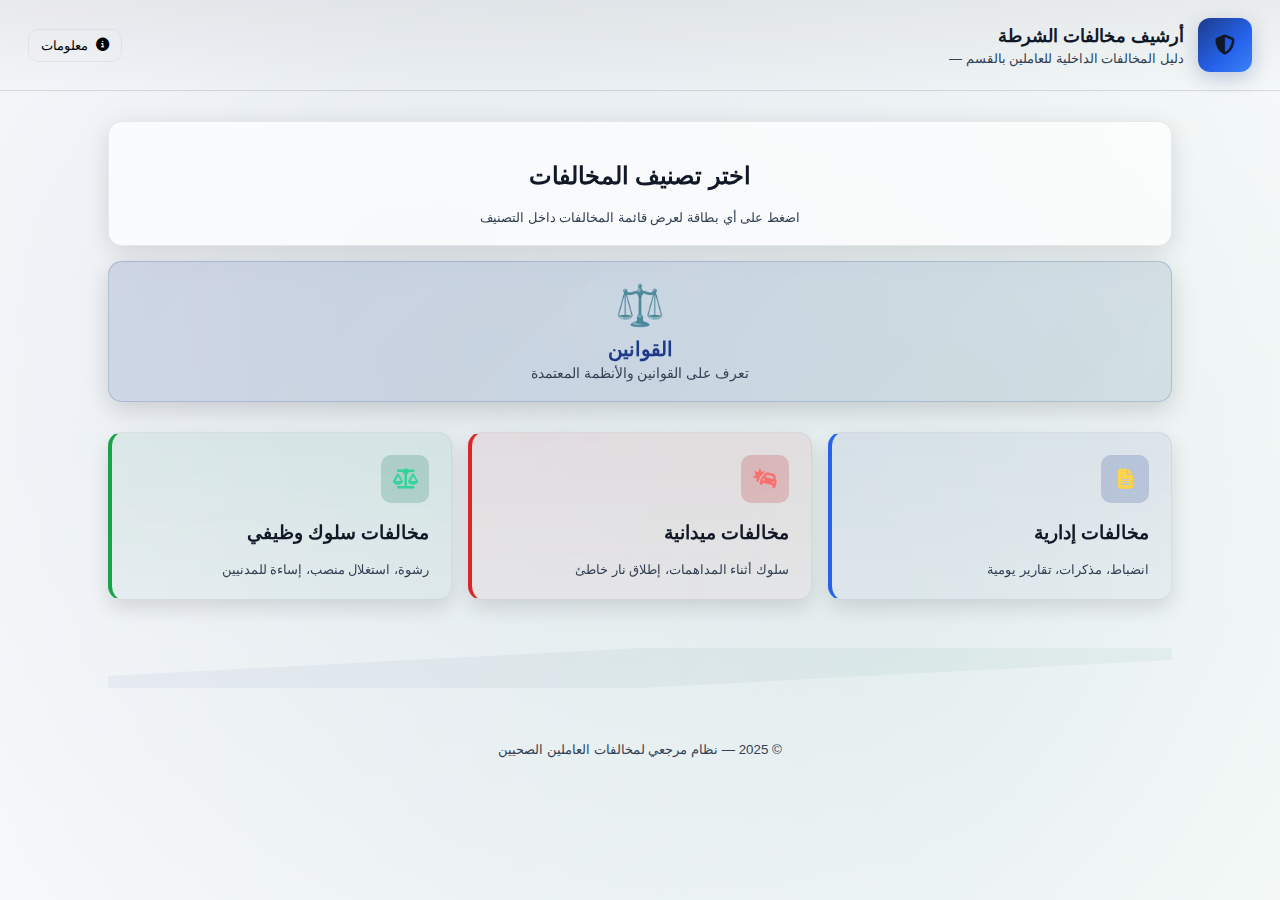
<file: index.html>
<!DOCTYPE html>
<html lang="ar" dir="rtl">
<head>
  <meta charset="utf-8" />
  <meta name="viewport" content="width=device-width,initial-scale=1" />
  <title>مخالفات الشرطة — الصفحة الرئيسية</title>
  <link rel="stylesheet" href="https://cdnjs.cloudflare.com/ajax/libs/font-awesome/6.5.0/css/all.min.css"/>
  <link rel="stylesheet" href="assets/css/style.css" />
</head>
<body class="bg">
  <header class="header">
    <div class="brand">
      <div class="badge"><i class="fas fa-shield-alt"></i></div>
      <div>
        <h1>أرشيف مخالفات الشرطة</h1>
        <p class="muted">دليل المخالفات الداخلية للعاملين بالقسم —  </p>
      </div>
    </div>
    <nav>
      <button class="btn ghost" id="open-about"><i class="fas fa-info-circle"></i> معلومات</button>
    </nav>
  </header>

  <main class="container">
    <section class="intro glass">
      <h2>اختر تصنيف المخالفات </h2>
      <p class="muted">اضغط على أي بطاقة لعرض قائمة المخالفات داخل التصنيف</p>
    </section>
<!-- بانر القوانين -->
<div class="laws-banner">
  <a href="category.html?cat=rules">
    <div class="content">
      <div class="icon">⚖️</div>
      <h2>القوانين</h2>
      <p>تعرف على القوانين والأنظمة المعتمدة</p>
    </div>
  </a>
</div>

<section class="cards">
      <!-- Three categories -->
      <a class="card card-blue" href="category.html?cat=administrative">
        <div class="card-icon"><i class="fas fa-file-alt"></i></div>
        <h3>مخالفات إدارية</h3>
        <p class="muted">انضباط، مذكرات، تقارير يومية</p>
      </a>

      <a class="card card-red" href="category.html?cat=field">
        <div class="card-icon"><i class="fas fa-car-crash"></i></div>
        <h3>مخالفات ميدانية</h3>
        <p class="muted">سلوك أثناء المداهمات، إطلاق نار خاطئ</p>
      </a>

      <a class="card card-green" href="category.html?cat=behavior">
        <div class="card-icon"><i class="fas fa-balance-scale"></i></div>
        <h3>مخالفات سلوك وظيفي</h3>
        <p class="muted">رشوة، استغلال منصب، إساءة للمدنيين</p>
      </a>
    </section>


    </section>

    <section class="animated-wave">
      <div class="wave"></div>
    </section>
  </main>

  <footer class="footer">
    <small>© 2025 — نظام مرجعي لمخالفات العاملين الصحيين</small>
  </footer>

  <div id="about-modal" class="modal hidden">
    <div class="modal-card">
      <button class="close" id="close-about">&times;</button>
      <h3>معلومات</h3>
      <p>هذا المشروع يعرض مخالفات العاملين الصحيين مع العقوبات الخاصة بكل مخالفة. يمكنك الانتقال لأي تصنيف ثم عرض تفاصيل كل مخالفة.</p>
    </div>
  </div>

  <script src="assets/js/app.js"></script>
</body>
</html>
</file>
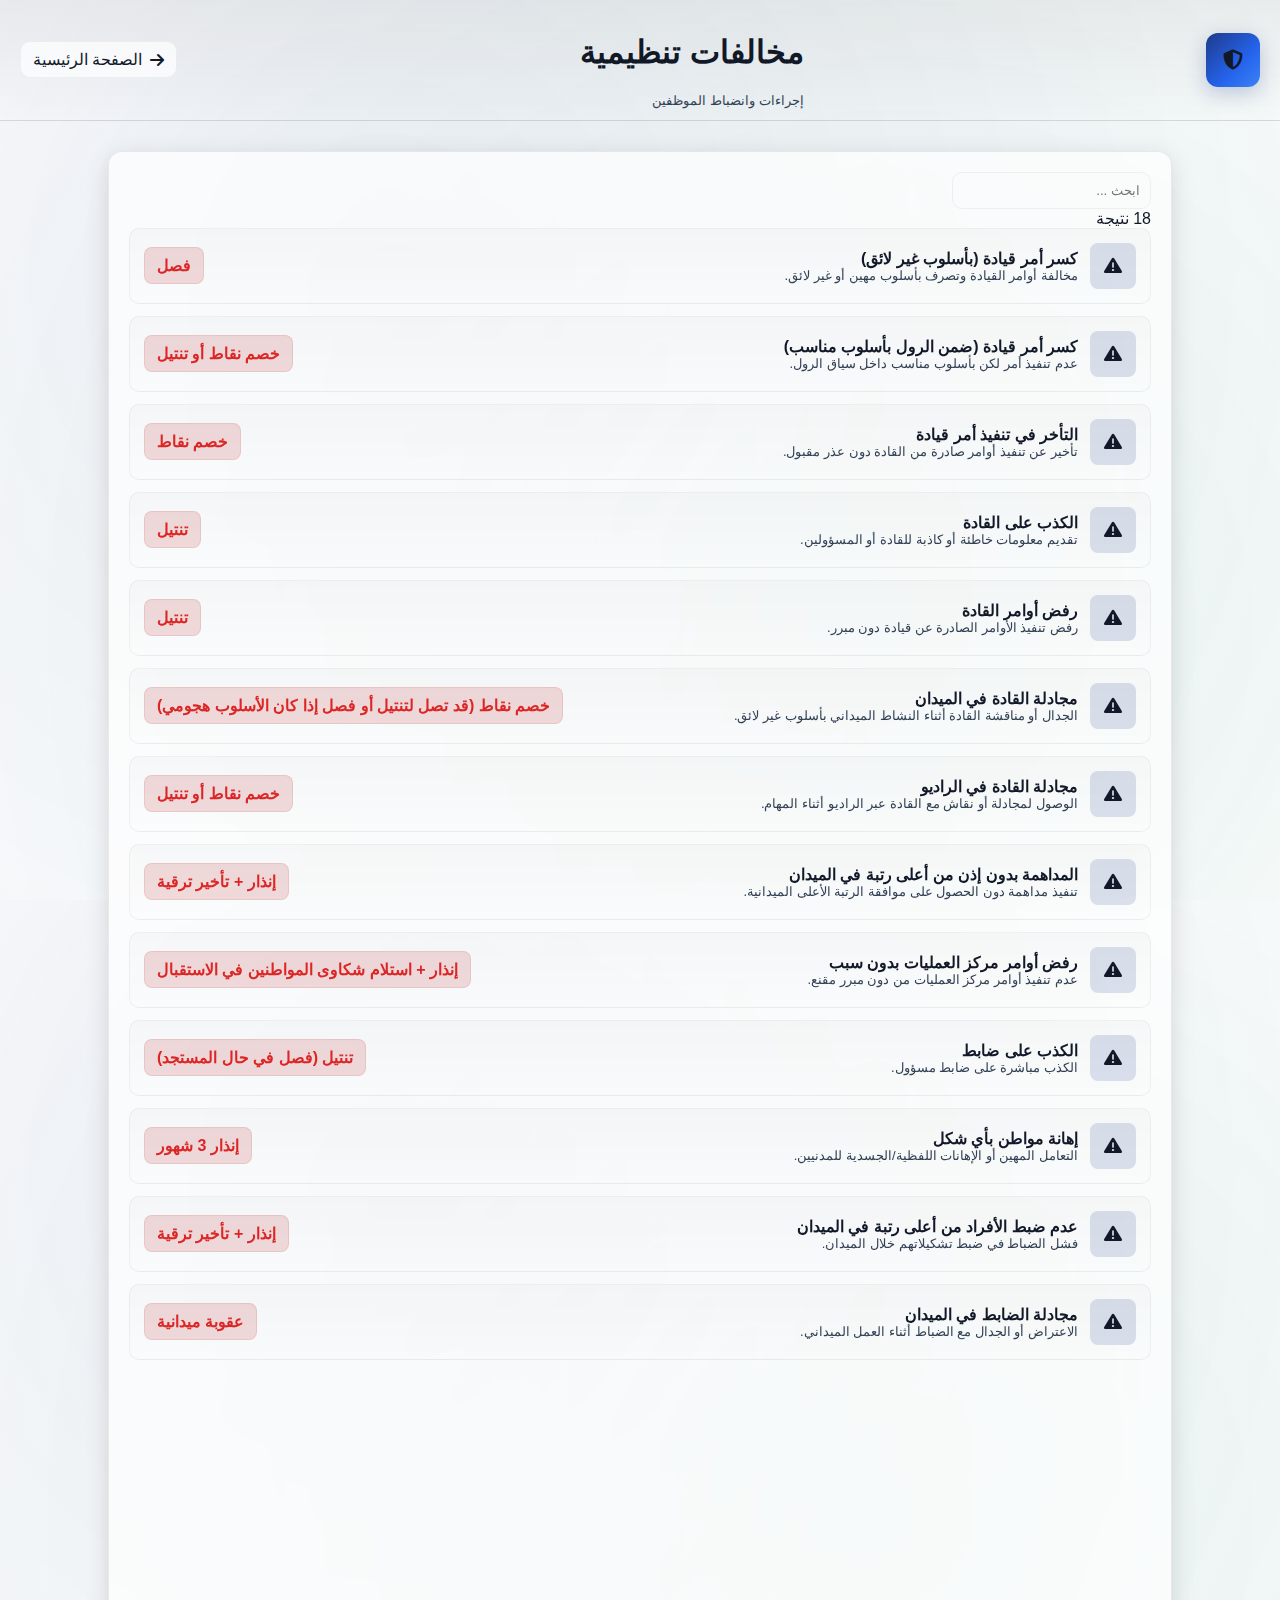
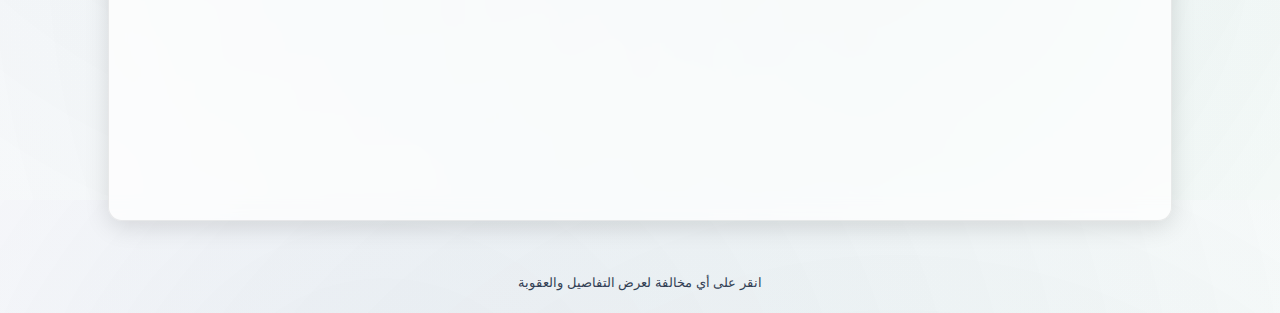
<file: category.html>
<!DOCTYPE html>
<html lang="ar" dir="rtl">
<head>
  <meta charset="utf-8" />
  <meta name="viewport" content="width=device-width,initial-scale=1" />
  <title>المخالفات  — قائمة</title>
  <link rel="stylesheet" href="https://cdnjs.cloudflare.com/ajax/libs/font-awesome/6.5.0/css/all.min.css"/>
  <link rel="stylesheet" href="assets/css/style.css" />
</head>
<body class="bg">
  <header class="header small">
<div class="badge"><i class="fas fa-shield-alt"></i></div>
      <div>
        <h1 id="page-title">المخالفات</h1>
        <p class="muted" id="page-sub">قائمة المخالفات</p>
      </div>

    </div>
    <nav>
      <a class="btn" href="police.html"><i class="fas fa-arrow-right"></i> الصفحة الرئيسية</a>
    </nav>
  </header>

  <main class="container">
    <section class="glass list-panel" id="list-panel">
      <div class="list-actions">
        <input id="search" placeholder="ابحث ..." />
        <div class="chip" id="count">0 نتيجة</div>
      </div>

      <ul id="violations-list" class="violations-list">
        <!-- سيتم ملؤها بواسطة JS -->
      </ul>
    </section>
  </main>

  <footer class="footer">
    <small>انقر على أي مخالفة لعرض التفاصيل والعقوبة</small>
  </footer>

  <script src="assets/js/app.js"></script>
</body>
</html>
</file>
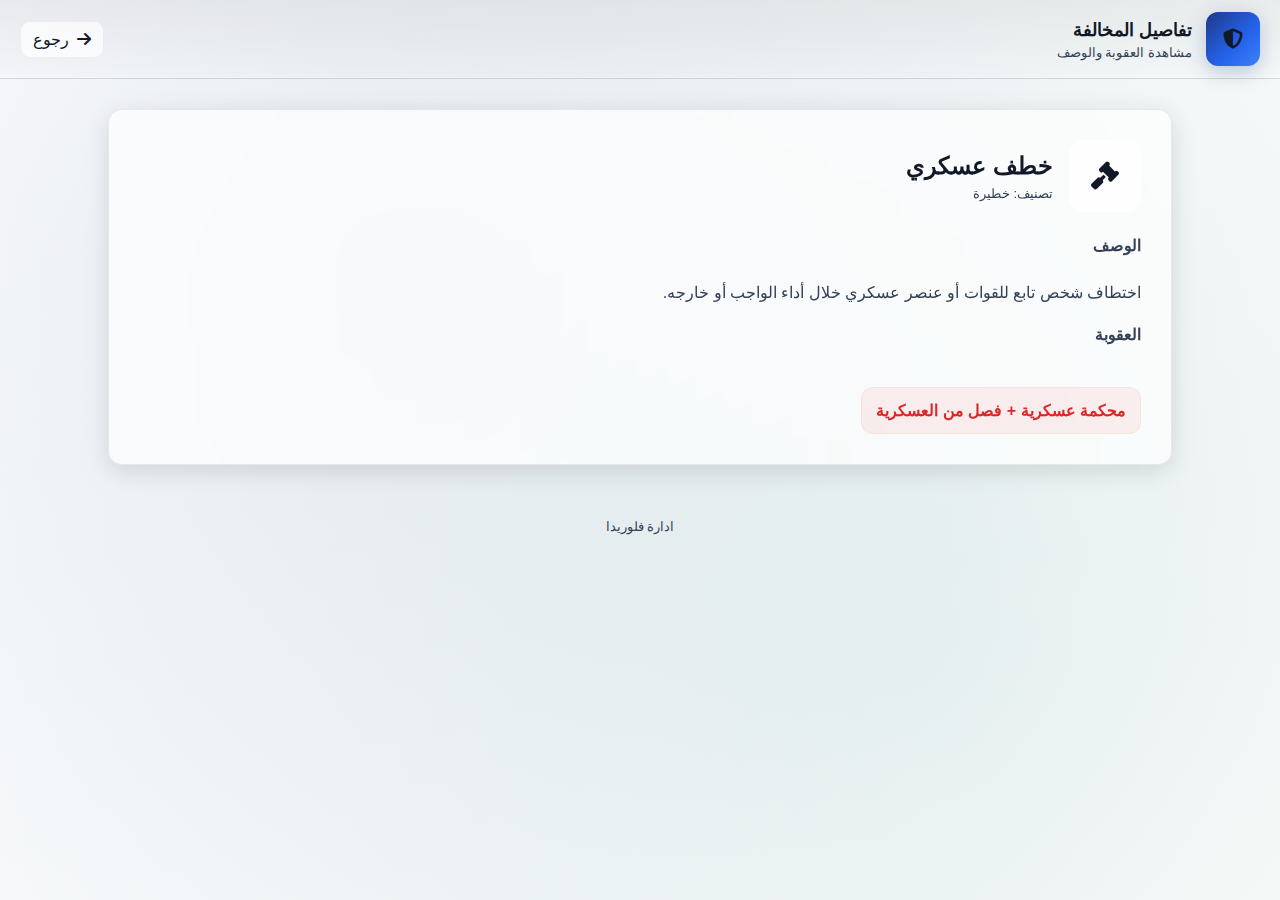
<file: detail.html>
<!DOCTYPE html>
<html lang="ar" dir="rtl">
<head>
  <meta charset="utf-8" />
  <meta name="viewport" content="width=device-width,initial-scale=1" />
  <title>تفاصيل المخالفة</title>
  <link rel="stylesheet" href="https://cdnjs.cloudflare.com/ajax/libs/font-awesome/6.5.0/css/all.min.css"/>
  <link rel="stylesheet" href="assets/css/style.css" />
</head>
<body class="bg">
  <header class="header small">
    <div class="brand">
      <div class="badge"><i class="fas fa-shield-alt"></i></div>
      <div>
        <h1 id="title">تفاصيل المخالفة</h1>
        <p class="muted" id="sub">مشاهدة العقوبة والوصف</p>
      </div>
    </div>
    <nav>
      <a class="btn" href="javascript:history.back()"><i class="fas fa-arrow-right"></i> رجوع</a>
    </nav>
  </header>

  <main class="container">
    <section class="glass detail-panel" id="detail-panel">
      <!-- المحتوى يُعبأ بواسطة JS -->
    </section>
  </main>

  <footer class="footer">
    <small>ادارة فلوريدا</small>
  </footer>

  <script src="assets/js/app.js"></script>
</body>
</html>
</file>
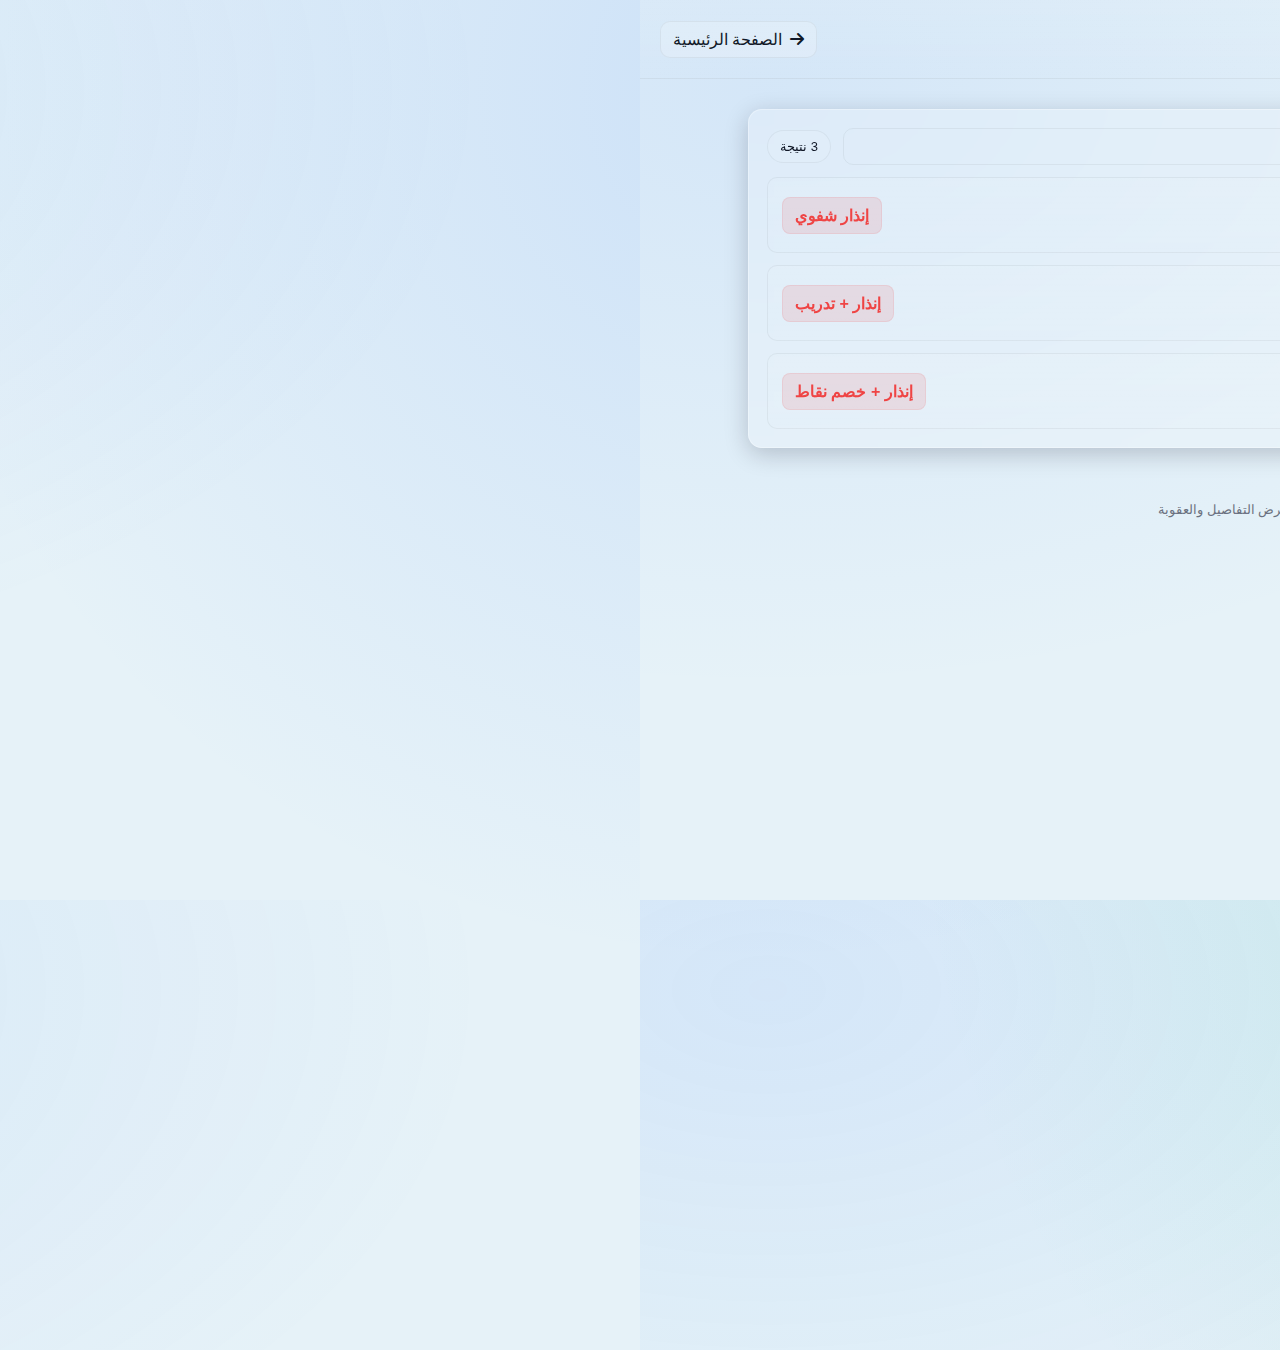
<file: hcategory.html>
<!DOCTYPE html>
<html lang="ar" dir="rtl">
<head>
  <meta charset="utf-8" />
  <meta name="viewport" content="width=device-width,initial-scale=1" />
  <title>المخالفات الصحية — قائمة</title>
  <link rel="stylesheet" href="https://cdnjs.cloudflare.com/ajax/libs/font-awesome/6.5.0/css/all.min.css"/>
  <link rel="stylesheet" href="assets/css/health.css" />
</head>
<body class="bg">
  <header class="header small">
    <div class="brand">
      <div class="badge"><i class="fas fa-hospital-symbol"></i></div>
      <div>
        <h1 id="page-title">المخالفات الصحية</h1>
        <p class="muted" id="page-sub">قائمة المخالفات الخاصة بالعاملين الصحيين</p>
      </div>
    </div>
    <nav>
      <a class="btn" href="health.html"><i class="fas fa-arrow-right"></i> الصفحة الرئيسية</a>
    </nav>
  </header>

  <main class="container">
    <section class="glass list-panel" id="list-panel">
      <div class="list-actions">
        <input id="search" placeholder="ابحث ..." />
        <div class="chip" id="count">0 نتيجة</div>
      </div>

      <ul id="violations-list" class="violations-list">
        <!-- سيتم ملؤها بواسطة JS -->
      </ul>
    </section>
  </main>

  <footer class="footer">
    <small>انقر على أي مخالفة لعرض التفاصيل والعقوبة</small>
  </footer>

  <script src="assets/js/health.js"></script>
</body>
</html>
</file>
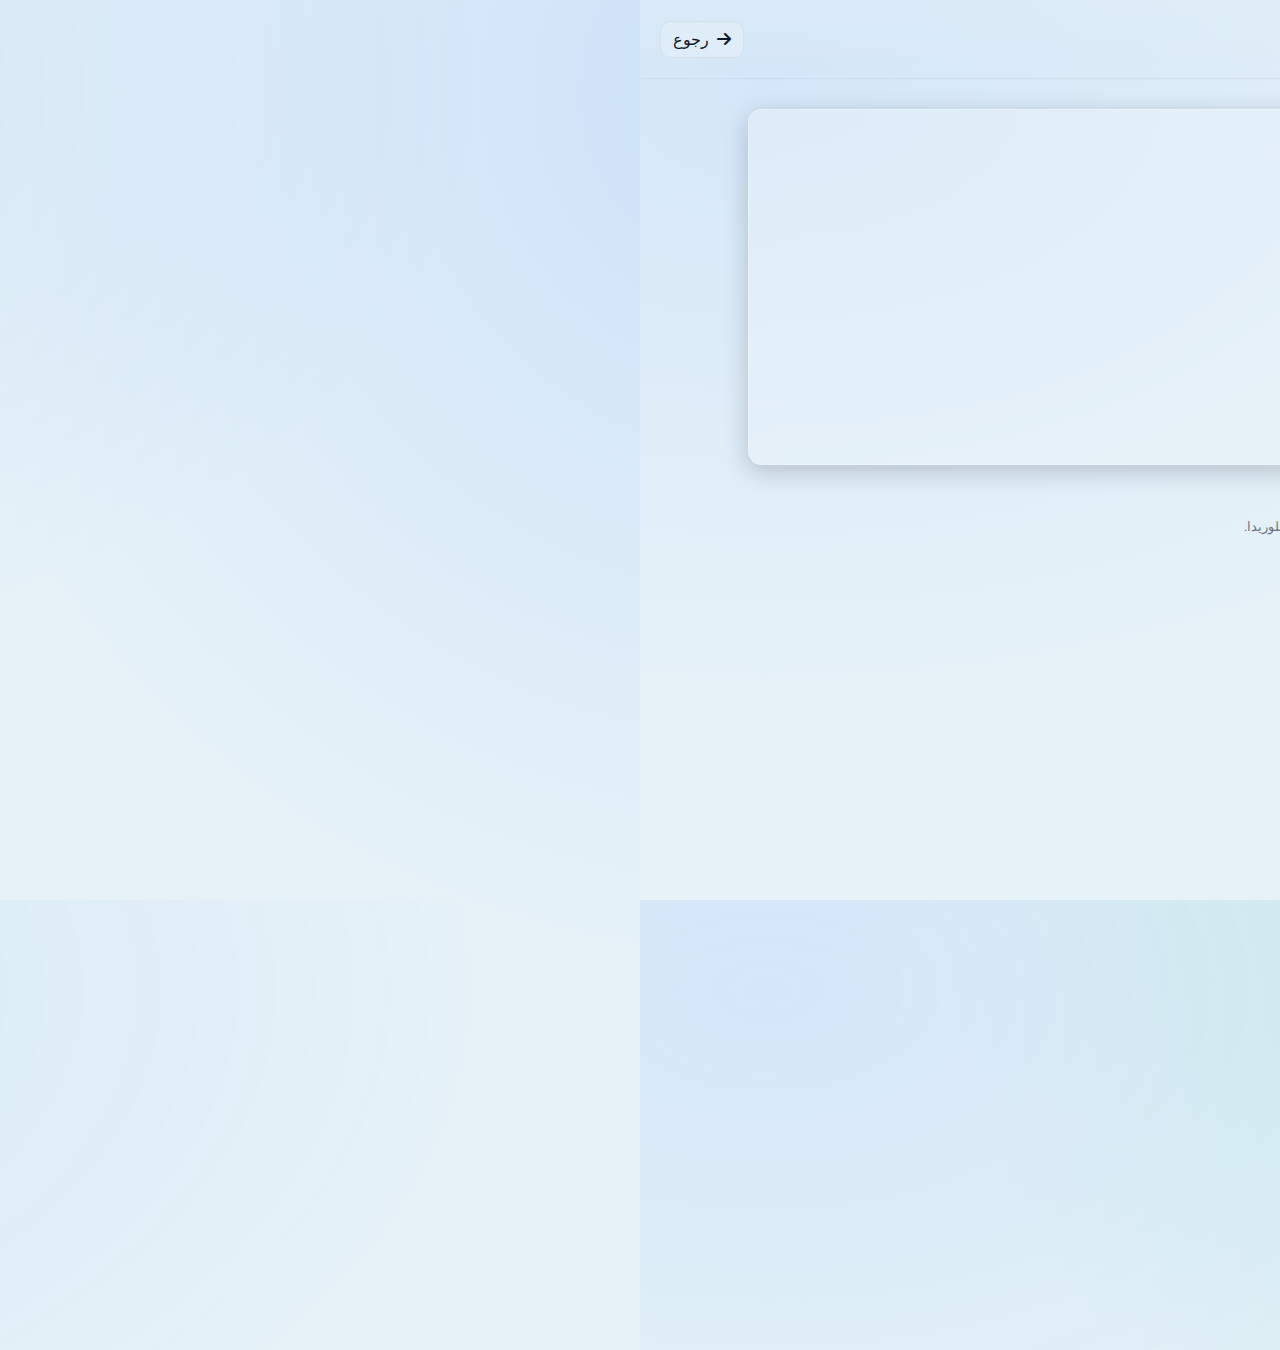
<file: hdetail.html>
<!DOCTYPE html>
<html lang="ar" dir="rtl">
<head>
  <meta charset="utf-8" />
  <meta name="viewport" content="width=device-width,initial-scale=1" />
  <title>تفاصيل المخالفة الصحية</title>
  <link rel="stylesheet" href="https://cdnjs.cloudflare.com/ajax/libs/font-awesome/6.5.0/css/all.min.css"/>
  <link rel="stylesheet" href="assets/css/health.css" />
</head>
<body class="bg">
  <header class="header small">
    <div class="brand">
      <div class="badge"><i class="fas fa-hospital-symbol"></i></div>
      <div>
        <h1 id="title">تفاصيل المخالفة الصحية</h1>
        <p class="muted" id="sub">مشاهدة العقوبة والوصف</p>
      </div>
    </div>
    <nav>
      <a class="btn" href="javascript:history.back()"><i class="fas fa-arrow-right"></i> رجوع</a>
    </nav>
  </header>

  <main class="container">
    <section class="glass detail-panel" id="detail-panel">
      <!-- المحتوى يُعبأ بواسطة JS -->
    </section>
  </main>

  <footer class="footer">
    <small>ادارة فلوريدا.</small>
  </footer>

  <script src="assets/js/health.js"></script>
</body>
</html>
</file>
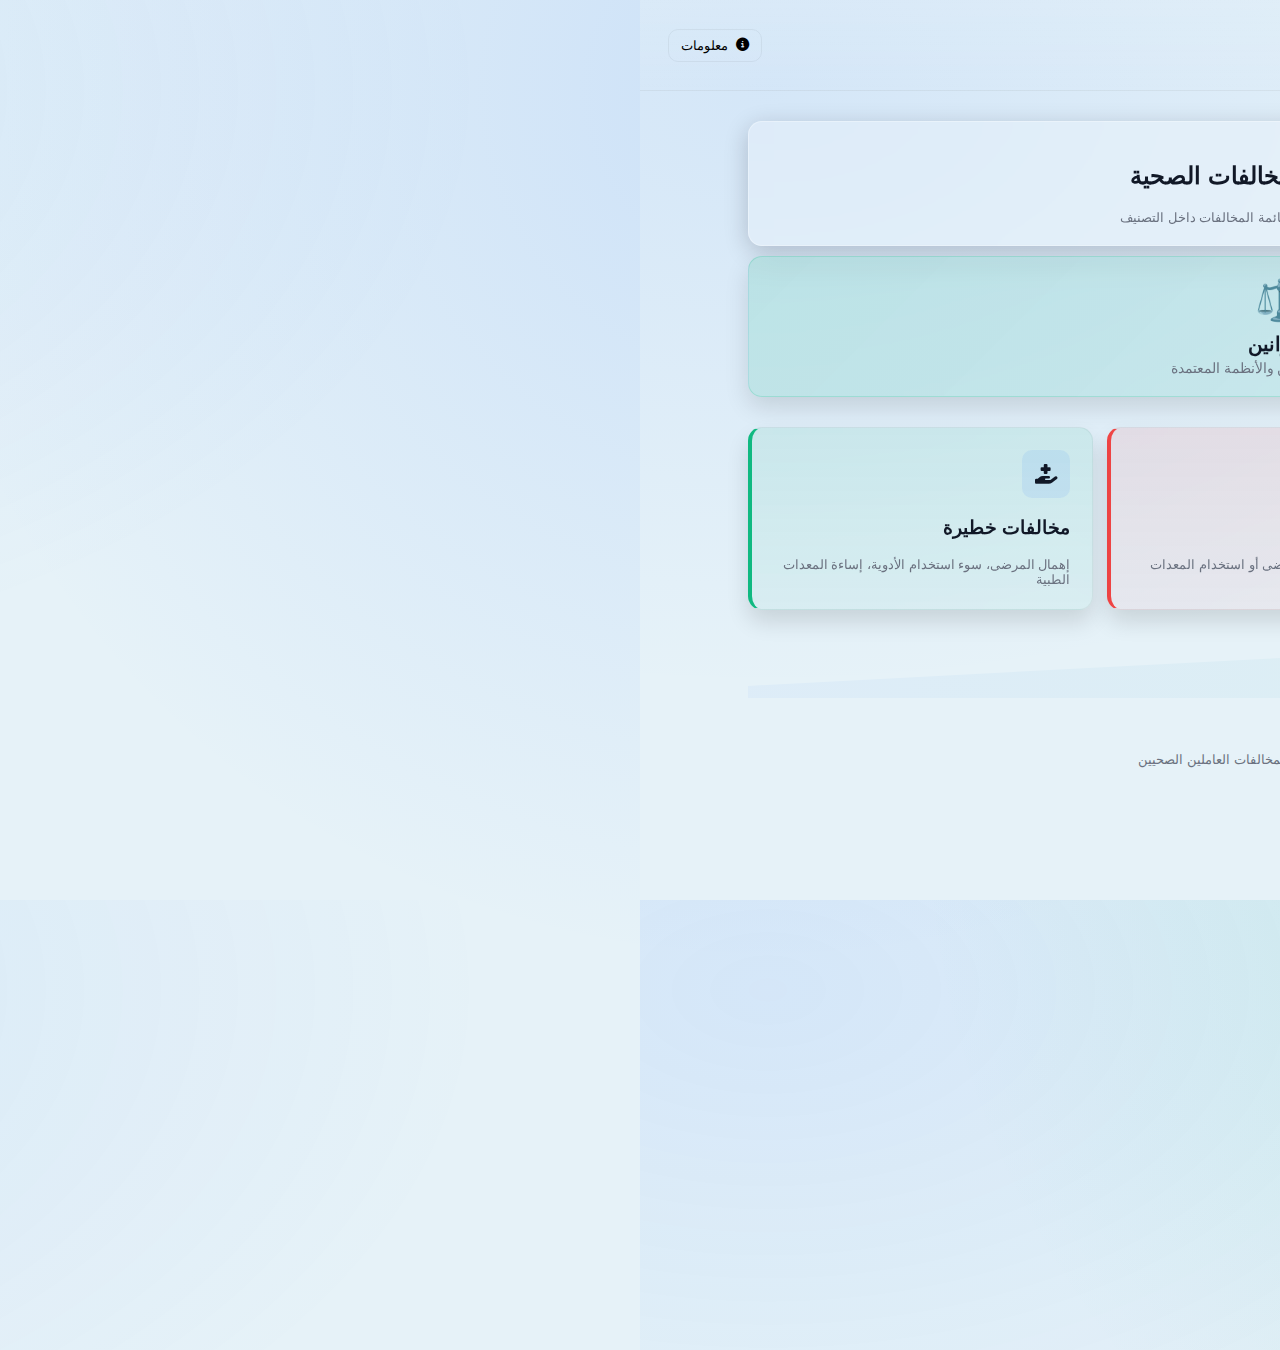
<file: health.html>
<!DOCTYPE html>
<html lang="ar" dir="rtl">
<head>
  <meta charset="utf-8" />
  <meta name="viewport" content="width=device-width,initial-scale=1" />
  <title>مخالفات الصحة — الصفحة الرئيسية</title>
  <link rel="stylesheet" href="https://cdnjs.cloudflare.com/ajax/libs/font-awesome/6.5.0/css/all.min.css"/>
  <link rel="stylesheet" href="assets/css/health.css" />
</head>
<body class="bg">
  <header class="header">
    <div class="brand">
      <div class="badge"><i class="fas fa-hospital-symbol"></i></div>
      <div>
        <h1>أرشيف مخالفات العاملين الصحيين</h1>
        <p class="muted">دليل المخالفات والإجراءات الصحية الداخلية</p>
      </div>
    </div>
    <nav>
      <button class="btn ghost" id="open-about"><i class="fas fa-info-circle"></i> معلومات</button>
    </nav>
  </header>

  <main class="container">
    <section class="intro glass">
      <h2>اختر تصنيف المخالفات الصحية</h2>
      <p class="muted">اضغط على أي بطاقة لعرض قائمة المخالفات داخل التصنيف</p>
    </section>
<!-- بانر القوانين -->
<div class="laws-banner">
  <a href="hcategory.html?cat=rules">
    <div class="content">
      <div class="icon">⚖️</div>
      <h2>القوانين</h2>
      <p>تعرف على القوانين والأنظمة المعتمدة</p>
    </div>
  </a>
</div>

    <section class="cards">
      <a class="card card-blue" href="hcategory.html?cat=administrative">
        <div class="card-icon"><i class="fas fa-file-medical"></i></div>
        <h3>مخالفات تنظيمية</h3>
        <p class="muted">انضباط الموظفين، التأخر، التقارير اليومية</p>
      </a>

      <a class="card card-red" href="hcategory.html?cat=field">
        <div class="card-icon"><i class="fas fa-procedures"></i></div>
        <h3>مخالفات ميدانية</h3>
        <p class="muted">سلوك أثناء التعامل مع المرضى أو استخدام المعدات الطبية</p>
      </a>

      <a class="card card-green" href="hcategory.html?cat=behavior">
        <div class="card-icon"><i class="fas fa-hand-holding-medical"></i></div>
        <h3>مخالفات خطيرة</h3>
        <p class="muted">إهمال المرضى، سوء استخدام الأدوية، إساءة المعدات الطبية</p>
      </a>
   
    </section>

    <section class="animated-wave">
      <div class="wave"></div>
    </section>
  </main>

  <footer class="footer">
    <small>© 2025 — نظام مرجعي لمخالفات العاملين الصحيين</small>
  </footer>

  <div id="about-modal" class="modal hidden">
    <div class="modal-card">
      <button class="close" id="close-about">&times;</button>
      <h3>معلومات</h3>
      <p>هذا المشروع يعرض مخالفات العاملين الصحيين مع العقوبات الخاصة بكل مخالفة. يمكنك الانتقال لأي تصنيف ثم عرض تفاصيل كل مخالفة.</p>
    </div>
  </div>

  <script src="assets/js/health.js"></script>
</body>
</html>
</file>
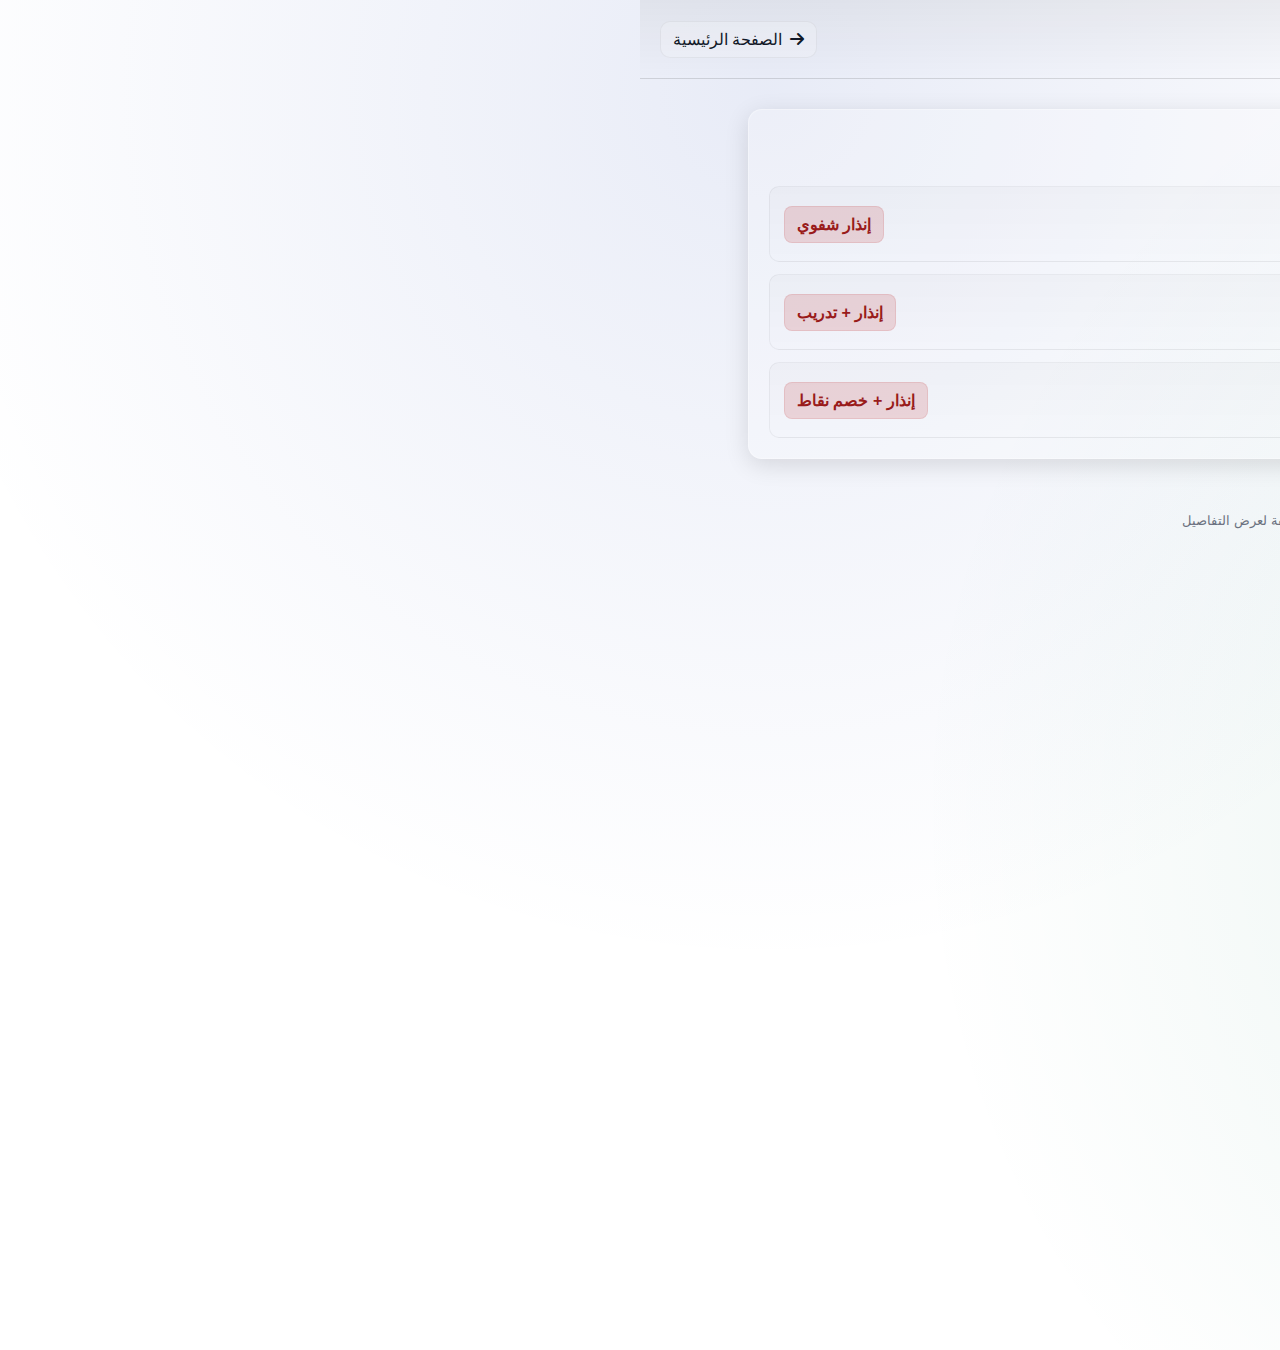
<file: jcategory.html>
<!DOCTYPE html>
<html lang="ar" dir="rtl">
<head>
  <meta charset="utf-8" />
  <meta name="viewport" content="width=device-width,initial-scale=1" />
  <title>قائمة المخالفات</title>
  <link rel="stylesheet" href="https://cdnjs.cloudflare.com/ajax/libs/font-awesome/6.5.0/css/all.min.css"/>
  <link rel="stylesheet" href="assets/css/justice.css" />
</head>
<body class="bg">
  <header class="header small">
    <div class="brand">
      <div class="badge"><i class="fas fa-scale-balanced"></i></div>
      <div>
        <h1 id="page-title">المخالفات</h1>
        <p class="muted" id="page-sub">قائمة المخالفات ضمن التصنيف</p>
      </div>
    </div>
    <nav>
      <a class="btn" href="justice.html"><i class="fas fa-arrow-right"></i> الصفحة الرئيسية</a>
    </nav>
  </header>

  <main class="container">
    <section class="glass list-panel" id="list-panel">
      <div class="list-actions">
        <input id="search" placeholder="ابحث باسم المخالفة..." />
        <div class="chip" id="count">0 نتيجة</div>
      </div>

      <ul id="violations-list" class="violations-list"></ul>
    </section>
  </main>

  <footer class="footer">
    <small>انقر على أي مخالفة لعرض التفاصيل</small>
  </footer>

  <script src="assets/js/justice.js"></script>
</body>
</html>
</file>
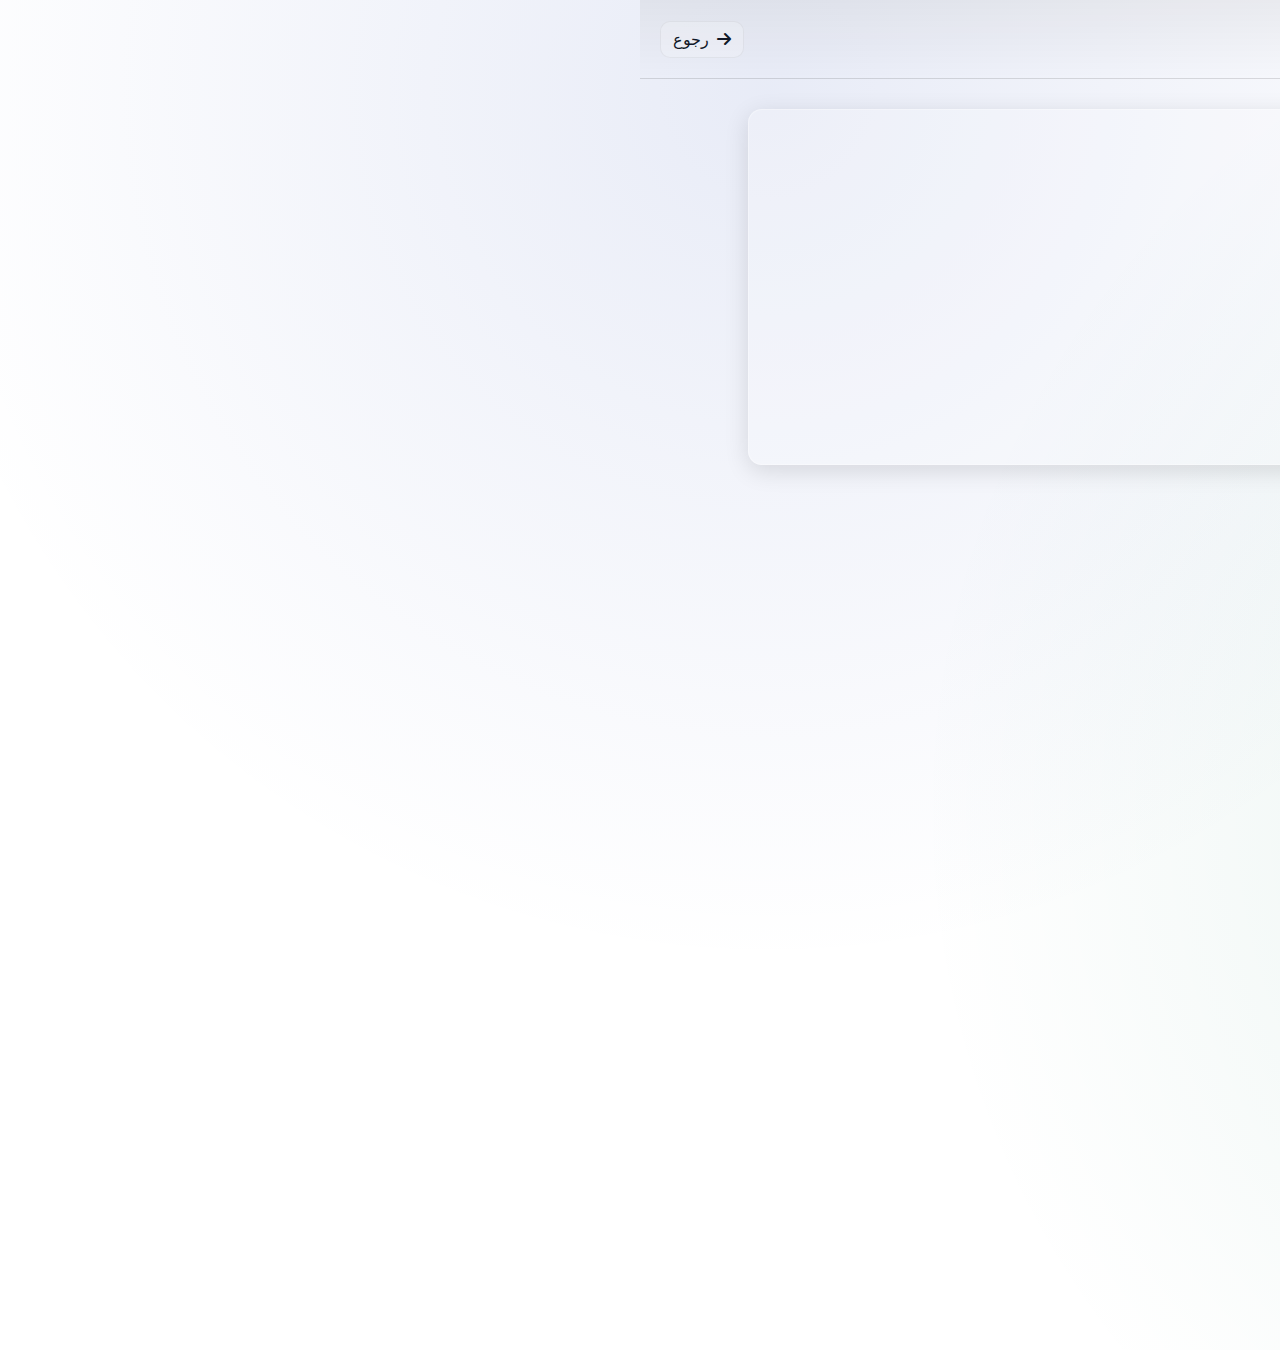
<file: jdetail.html>
<!DOCTYPE html>
<html lang="ar" dir="rtl">
<head>
  <meta charset="utf-8" />
  <meta name="viewport" content="width=device-width,initial-scale=1" />
  <title>تفاصيل المخالفة</title>
  <link rel="stylesheet" href="https://cdnjs.cloudflare.com/ajax/libs/font-awesome/6.5.0/css/all.min.css"/>
  <link rel="stylesheet" href="assets/css/justice.css" />
</head>
<body class="bg">
  <header class="header small">
    <div class="brand">
      <div class="badge"><i class="fas fa-scale-balanced"></i></div>
      <div>
        <h1 id="title">تفاصيل المخالفة</h1>
        <p class="muted" id="sub">مشاهدة تفاصيل المخالفة والعقوبة</p>
      </div>
    </div>
    <nav>
      <a class="btn" href="javascript:history.back()"><i class="fas fa-arrow-right"></i> رجوع</a>
    </nav>
  </header>

  <main class="container">
    <section class="glass detail-panel" id="detail-panel"></section>
  </main>

  

  <script src="assets/js/justice.js"></script>
</body>
</html>
</file>
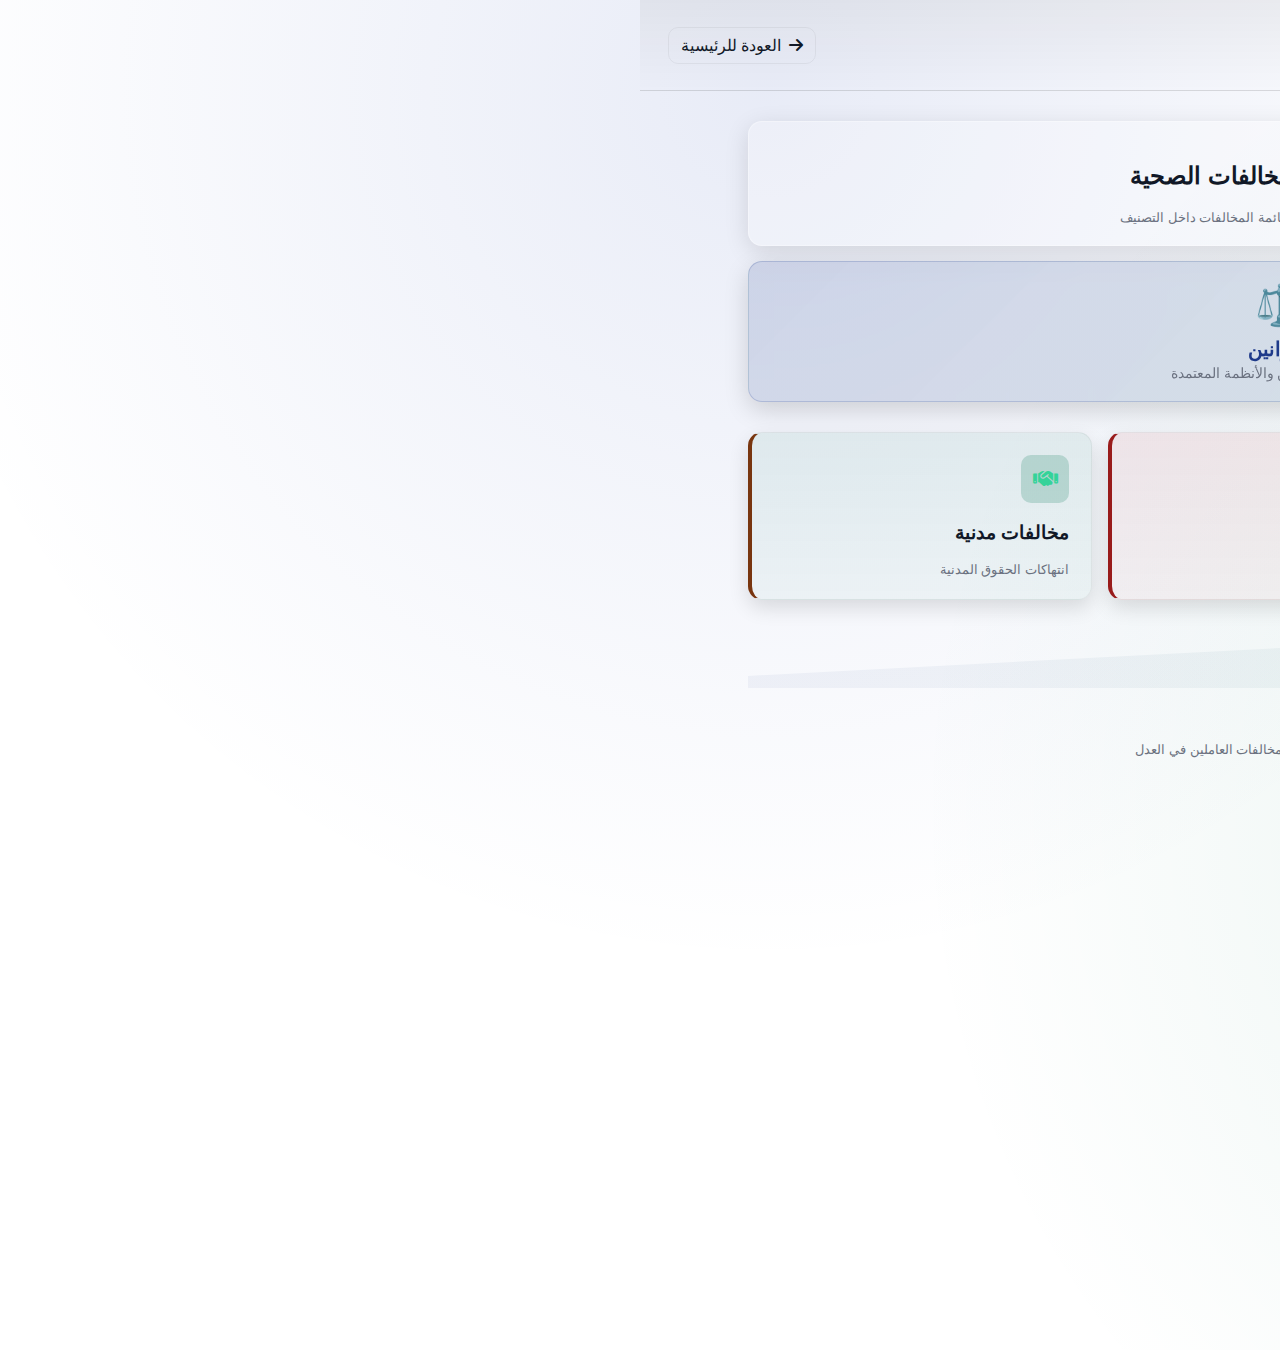
<file: justice.html>
<!DOCTYPE html>
<html lang="ar" dir="rtl">
<head>
  <meta charset="utf-8" />
  <meta name="viewport" content="width=device-width,initial-scale=1" />
  <title>وزارة العدل — الصفحة الرئيسية</title>
  <link rel="stylesheet" href="https://cdnjs.cloudflare.com/ajax/libs/font-awesome/6.5.0/css/all.min.css"/>
  <link rel="stylesheet" href="assets/css/justice.css" />
</head>
<body class="bg">
  <header class="header">
    <div class="brand">
      <div class="badge"><i class="fas fa-shield-alt"></i></div>
      <div>
        <h1>وزارة العدل</h1>
        <p class="muted">أرشيف المخالفات القانونية</p>
      </div>
    </div>
  <nav>
  <a class="btn ghost" href="index.html">
    <i class="fas fa-arrow-right"></i> العودة للرئيسية
  </a>
</nav>
  </header>

  <main class="container">
    <section class="intro glass">
      <h2>اختر تصنيف المخالفات الصحية</h2>
      <p class="muted">اضغط على أي بطاقة لعرض قائمة المخالفات داخل التصنيف</p>
    </section>
<!-- بانر القوانين -->
<div class="laws-banner">
  <a href="jcategory.html?cat=rules">
    <div class="content">
      <div class="icon">⚖️</div>
      <h2>القوانين</h2>
      <p>تعرف على القوانين والأنظمة المعتمدة</p>
    </div>
  </a>
</div>

 <section class="cards">
      <a class="card card-blue" href="jcategory.html?cat=administrative">
        <div class="card-icon"><i class="fas fa-building-columns"></i></div>
        <h3>مخالفات إدارية</h3>
        <p class="muted">انتهاكات اللوائح الداخلية</p>
      </a>

      <a class="card card-red" href="jcategory.html?cat=behavior">
        <div class="card-icon"><i class="fas fa-gavel"></i></div>
        <h3>مخالفات جنائية</h3>
        <p class="muted">انتهاكات قانون العقوبات</p>
      </a>

      <a class="card card-green" href="jcategory.html?cat=field">
        <div class="card-icon"><i class="fas fa-handshake"></i></div>
        <h3>مخالفات مدنية</h3>
        <p class="muted">انتهاكات الحقوق المدنية</p>
      </a>
    </section>


    </section>

    <section class="animated-wave">
      <div class="wave"></div>
    </section>
  </main>

  <footer class="footer">
    <small>© 2025 — نظام مرجعي لمخالفات العاملين في العدل</small>
  </footer>



  <script src="assets/js/app.js"></script>
</body>
</html>
</file>
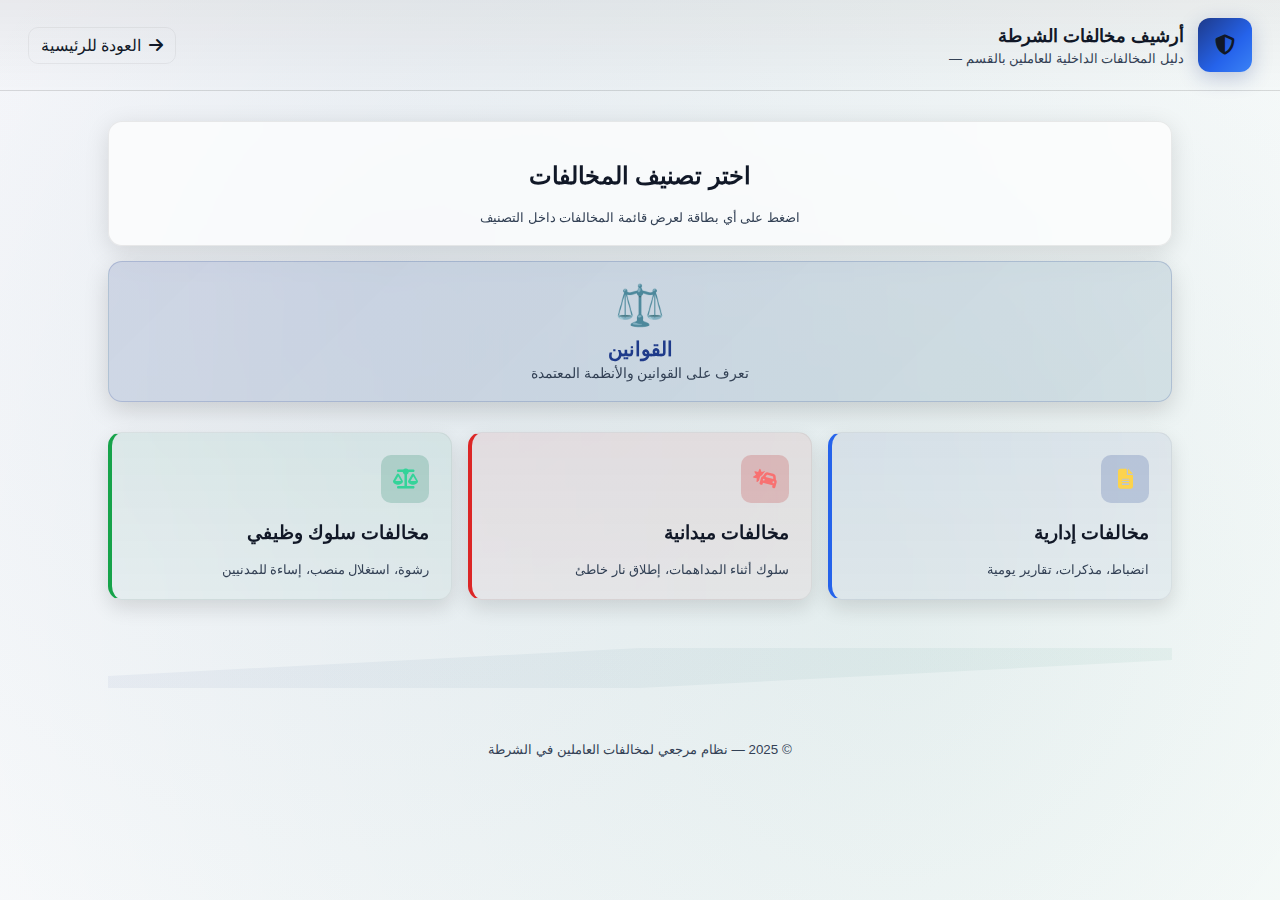
<file: police.html>
<!DOCTYPE html>
<html lang="ar" dir="rtl">
<head>
  <meta charset="utf-8" />
  <meta name="viewport" content="width=device-width,initial-scale=1" />
  <title>مخالفات الشرطة — الصفحة الرئيسية</title>
  <link rel="stylesheet" href="https://cdnjs.cloudflare.com/ajax/libs/font-awesome/6.5.0/css/all.min.css"/>
  <link rel="stylesheet" href="assets/css/style.css" />
</head>
<body class="bg">
  <header class="header">
    <div class="brand">
      <div class="badge"><i class="fas fa-shield-alt"></i></div>
      <div>
        <h1>أرشيف مخالفات الشرطة</h1>
        <p class="muted">دليل المخالفات الداخلية للعاملين بالقسم —  </p>
      </div>
    </div>
  <nav>
  <a class="btn ghost" href="index.html">
    <i class="fas fa-arrow-right"></i> العودة للرئيسية
  </a>
</nav>
  </header>

  <main class="container">
    <section class="intro glass">
      <h2>اختر تصنيف المخالفات </h2>
      <p class="muted">اضغط على أي بطاقة لعرض قائمة المخالفات داخل التصنيف</p>
    </section>
<!-- بانر القوانين -->
<div class="laws-banner">
  <a href="category.html?cat=rules">
    <div class="content">
      <div class="icon">⚖️</div>
      <h2>القوانين</h2>
      <p>تعرف على القوانين والأنظمة المعتمدة</p>
    </div>
  </a>
</div>

<section class="cards">
      <!-- Three categories -->
      <a class="card card-blue" href="category.html?cat=administrative">
        <div class="card-icon"><i class="fas fa-file-alt"></i></div>
        <h3>مخالفات إدارية</h3>
        <p class="muted">انضباط، مذكرات، تقارير يومية</p>
      </a>

      <a class="card card-red" href="category.html?cat=field">
        <div class="card-icon"><i class="fas fa-car-crash"></i></div>
        <h3>مخالفات ميدانية</h3>
        <p class="muted">سلوك أثناء المداهمات، إطلاق نار خاطئ</p>
      </a>

      <a class="card card-green" href="category.html?cat=behavior">
        <div class="card-icon"><i class="fas fa-balance-scale"></i></div>
        <h3>مخالفات سلوك وظيفي</h3>
        <p class="muted">رشوة، استغلال منصب، إساءة للمدنيين</p>
      </a>
    </section>


    </section>

    <section class="animated-wave">
      <div class="wave"></div>
    </section>
  </main>

  <footer class="footer">
    <small>© 2025 — نظام مرجعي لمخالفات العاملين في الشرطة</small>
  </footer>



  <script src="assets/js/app.js"></script>
</body>
</html>
</file>
<file: assets/css/style.css>
:root {
  --bg:#e9eef5;             /* خلفية عامة فاتحة مائلة للرمادي المزرق */
  --card:#ffffff;           /* بطاقات بيضاء واضحة */
  --muted:#334155;          /* نصوص ثانوية أزرق رمادي غامق */
  
  --blue-dark:#1e3a8a;      /* أزرق شرطة داكن */
  --blue:#2563eb;           /* أزرق رئيسي */
  --blue-light:#3b82f6;     /* أزرق فاتح للهوفر */
  
  --red:#dc2626;            /* أحمر تحذير */
  --green:#16a34a;          /* أخضر نجاح */
  
  --glass-bg: rgba(255,255,255,0.7);  /* خلفية زجاجية فاتحة */
  --accent: linear-gradient(135deg, var(--blue-dark) 0%, var(--blue) 60%, var(--blue-light) 100%);
  --glass-border: rgba(0,0,0,0.08);
  --glass-blur: 10px;
}



/* خلفية متحركة */
body.bg {
  position: relative;
  overflow-x: hidden;  /* يخفي فقط التمرير الأفقي */
  overflow-y: auto;    /* يسمح بالتمرير العمودي */
  background: radial-gradient(circle at 30% 30%, rgba(30,58,138,0.08), transparent),
              radial-gradient(circle at 70% 70%, rgba(4,120,87,0.08), transparent);
}
.animated-bg {
  position: fixed;
  top:0;
  left:0;
  width:100%;
  height:100%;
  background: linear-gradient(135deg, #1e3a8a 0%, #047857 100%);
  background-size: 400% 400%;
  animation: gradientMove 25s ease infinite;
  z-index: -1;
}
@keyframes gradientMove {
  0% { background-position: 0% 50%; }
  50% { background-position: 100% 50%; }
  100% { background-position: 0% 50%; }
}

/* تنسيق البطاقات */
.card {
  backdrop-filter: blur(var(--glass-blur));
  background: var(--glass-bg);
  transition: transform 0.3s ease, box-shadow 0.3s ease, background 0.3s ease;
  padding:22px;
  border-radius:14px;
  box-shadow:0 8px 20px rgba(0,0,0,0.12);
  border:1px solid rgba(0,0,0,0.05);
}
.card:hover {
  background: rgba(255,255,255,0.3);
  transform:translateY(-6px) scale(1.02);
  box-shadow:0 12px 28px rgba(0,0,0,0.2);
}

*{box-sizing:border-box}
html,body{height:100%;margin:0;font-family:"Segoe UI", Tahoma, Arial, sans-serif;color:#111827;-webkit-font-smoothing:antialiased;}
a{color:inherit;text-decoration:none;}

/* الهيدر */
.header{
  display:flex;
  justify-content:space-between;
  align-items:center;
  padding:18px 28px;
  background:linear-gradient(180deg, rgba(0,0,0,0.05), transparent);
  border-bottom:1px solid rgba(0,0,0,0.08);
}
.header.small{padding:12px 20px}
.brand{display:flex;gap:14px;align-items:center}
.badge{width:54px;height:54px;border-radius:12px;display:flex;align-items:center;justify-content:center;background:var(--accent);box-shadow:0 6px 20px rgba(30,58,138,0.25);font-size:20px}
.brand h1{margin:0;font-size:18px}
.muted{color:var(--muted);margin:4px 0 0;font-size:13px}

/* الحاوية */
.container{max-width:1100px;margin:30px auto;padding:0 18px}
.glass{background:var(--glass-bg);border:1px solid var(--glass-border);border-radius:14px;padding:20px;backdrop-filter: blur(var(--glass-blur));box-shadow: 0 6px 24px rgba(0,0,0,0.12)}
.intro{text-align:center}

/* البطاقات */
.cards{
  display:grid;
  grid-template-columns:repeat(auto-fit,minmax(240px,1fr));
  gap:16px;
  margin-top:30px;
  padding-bottom:20px;
}

/* بانر القوانين */
.laws-banner {
  width:100%;
  padding:20px;
  border-radius:14px;
  text-align:center;
  background: linear-gradient(135deg, rgba(30,58,138,0.15), rgba(4,120,87,0.1));
  backdrop-filter: blur(10px);
  border:1px solid rgba(30,58,138,0.2);
  box-shadow:0 8px 24px rgba(0,0,0,0.15);
  margin-bottom:10px;
  margin-top:15px;
  position:relative;
  overflow-x: hidden;  /* يخفي فقط التمرير الأفقي */
  overflow-y: hidden;    /* يسمح بالتمرير العمودي */
  cursor:pointer;
  background-size:200% 200%;
  transition:all 0.3s ease;
  animation: bannerGradient 10s ease infinite;
}
.laws-banner .icon { font-size:40px;color:var(--blue);margin-bottom:8px;transition: transform 0.3s ease;}
.laws-banner h2 { font-size:20px;color:#1e3a8a;margin:4px 0; transition: color 0.3s ease;}
.laws-banner p { font-size:14px;color:var(--muted); margin:0; transition: color 0.3s ease;}
.laws-banner:hover { transform:translateY(-5px) scale(1.02); box-shadow:0 12px 28px rgba(0,0,0,0.18); background-position:100% 50%; }
.laws-banner:hover .icon { transform:scale(1.2) rotate(10deg);}
.laws-banner:hover h2, .laws-banner:hover p{ color:var(--blue);}
@keyframes bannerGradient {0%{background-position:0% 50%;}50%{background-position:100% 50%;}100%{background-position:0% 50%;}}

/* أيقونات البطاقات */
.card-icon {width:48px;height:48px;border-radius:10px;display:flex;align-items:center;justify-content:center;font-size:20px;}
.card-blue .card-icon { background: rgba(30,58,138,0.2); color:#fcd34d; } /* أزرق الشرطة */
.card-red .card-icon { background: rgba(185,28,28,0.2); color:#f87171; } /* أحمر التحذيرات */
.card-green .card-icon { background: rgba(4,120,87,0.2); color:#34d399; } /* أخضر للصحة */

/* لون البطاقات حسب النوع */
.card-blue {background: linear-gradient(180deg, rgba(30,58,138,0.08), rgba(30,58,138,0.04)); border-left:4px solid var(--blue);}
.card-red {background: linear-gradient(180deg, rgba(185,28,28,0.08), rgba(185,28,28,0.04)); border-left:4px solid var(--red);}
.card-green {background: linear-gradient(180deg, rgba(4,120,87,0.08), rgba(4,120,87,0.04)); border-left:4px solid var(--green);}

/* الفوتر */
.footer{text-align:center;padding:22px;color:var(--muted)}

/* الموجة المتحركة */
.animated-wave{margin-top:28px;overflow:hidden;height:40px}
.wave{height:40px;background:linear-gradient(90deg, rgba(30,58,138,0.05), rgba(4,120,87,0.05)); transform: skewY(-3deg); animation:wave 9s linear infinite;}
@keyframes wave{0%{transform:translateX(-20%) skewY(-3deg)}100%{transform:translateX(20%) skewY(-3deg)}}
#search{flex:1;padding:10px;border-radius:10px;border:1px solid rgba(0,0,0,0.05);background:transparent;color:inherit}

/* قائمة المخالفات */
.violations-list{list-style:none;padding:0;margin:0;display:grid;gap:12px;}
.violation{display:flex;justify-content:space-between;gap:12px;align-items:center;padding:14px;border-radius:10px;background:linear-gradient(180deg, rgba(0,0,0,0.02), transparent);border:1px solid rgba(0,0,0,0.05);transition:transform .18s, box-shadow .18s;}
.violation:hover{transform:translateY(-6px);box-shadow:0 12px 20px rgba(0,0,0,0.1);}
.violation .left{display:flex;gap:12px;align-items:center;}
.violation .ico{width:46px;height:46px;border-radius:8px;display:flex;align-items:center;justify-content:center;background:rgba(30,58,138,0.15);font-size:18px;}
.violation h4{margin:0;}
.violation p{margin:0;color:var(--muted);font-size:13px;}
.punishment{padding:8px 12px;border-radius:8px;background:rgba(185,28,28,0.15);color:var(--red);font-weight:600;border:1px solid rgba(185,28,28,0.1);}

/* لوحة التفاصيل */
.detail-panel{padding:30px;min-height:240px;}
.detail-title{display:flex;gap:16px;align-items:center;}
.detail-title .big-ico{width:72px;height:72px;border-radius:14px;display:flex;align-items:center;justify-content:center;font-size:28px;background:var(--glass-bg);}
.detail-desc{margin-top:14px;color:var(--muted);line-height:1.6;}
.badge-punishment{display:inline-block;padding:10px 14px;border-radius:12px;margin-top:18px;font-weight:700;}

/* أزرار */
.btn{display:inline-flex;gap:8px;align-items:center;padding:8px 12px;border-radius:10px;background:var(--glass-bg);border:1px solid rgba(0,0,0,0.05);cursor:pointer;}
.btn.ghost{background:transparent;}
.btn:hover{transform:translateY(-3px);}

/* مودال */
.modal{position:fixed;inset:0;display:flex;align-items:center;justify-content:center;background:rgba(0,0,0,0.4);z-index:80;}
.modal-card{width:420px;background:var(--card);padding:20px;border-radius:12px;position:relative;box-shadow:0 20px 50px rgba(0,0,0,0.2);}
.modal .close{position:absolute;left:12px;top:10px;background:transparent;border:0;color:var(--muted);font-size:22px;cursor:pointer;}

/* أدوات مساعدة */
.hidden{display:none;}

/* responsive */
@media (max-width:720px){
  .brand h1{font-size:16px;}
  .cards{grid-template-columns:1fr;}
  .detail-title{flex-direction:column;align-items:flex-end;}
}
</file>
<file: assets/css/health.css>
:root{
  --bg:#e6f2f8; /* خلفية فاتحة  */
  --card:#ffffff; /* بطاقات بيضاء */
  --muted:#6b7280; /* نصوص ثانوية رمادية-زرقاء */
  --blue:#3b82f6; /* أزرق هادئ */
  --red:#ef4444; /* أحمر للعقوبات أو التحذيرات */
  --green:#10b981; /* أخضر طبي */
  --glass-bg: rgba(255,255,255,0.2); /* خلفية زجاجية شفافة */
  --accent:linear-gradient(135deg,#3b82f6 0%, #2563eb 100%);
  --glass-border: rgba(255,255,255,0.3);
  --glass-blur: 10px;
}

/* خلفية متحركة للصفحة الرئيسية */
body.bg {
  position: relative;
  overflow-x: hidden;  
  overflow-y: auto;   
}
body.bg::before {
  content: "";
  position: absolute;
  top: -50%;
  left: -50%;
  width: 200%;
  height: 200%;
  background: radial-gradient(circle at 30% 30%, rgba(59,130,246,0.15), transparent 40%),
              radial-gradient(circle at 70% 70%, rgba(16,185,129,0.15), transparent 40%);
  animation: bgAnimation 25s linear infinite;
  z-index: -1;
}
.animated-bg {
  position: fixed;
  top: 0;
  left: 0;
  width: 100%;
  height: 100%;
  background: linear-gradient(135deg, #3b82f6 0%, #10b981 100%);
  background-size: 400% 400%;
  animation: gradientMove 20s ease infinite;
  z-index: -1; /* خلف كل المحتوى */
}
@keyframes gradientMove {
  0% { background-position: 0% 50%; }
  50% { background-position: 100% 50%; }
  100% { background-position: 0% 50%; }
}
@keyframes bgAnimation {
  0% { transform: translate(0%, 0%) rotate(0deg); }
  50% { transform: translate(10%, 5%) rotate(180deg); }
  100% { transform: translate(0%, 0%) rotate(360deg); }
}

/* تحسين تأثير البطاقات مع الخلفية */
.card {
  backdrop-filter: blur(12px);
  background: rgba(255,255,255,0.15);
  transition: transform 0.3s ease, box-shadow 0.3s ease, background 0.3s ease;
  padding:22px;
  border-radius:14px;
  box-shadow:0 12px 22px rgba(0,0,0,0.12);
  border:1px solid rgba(0,0,0,0.05);
}
.card:hover {
  background: rgba(255,255,255,0.25);
  transform:translateY(-8px) scale(1.02);
  box-shadow:0 14px 28px rgba(0,0,0,0.15);
}

*{box-sizing:border-box}
html,body{height:100%;margin:0;font-family: "Segoe UI", Tahoma, Arial, sans-serif;background: radial-gradient(1000px 600px at 10% 10%, rgba(59,130,246,0.1), transparent), var(--bg); color:#111827; -webkit-font-smoothing:antialiased}
a{color:inherit;text-decoration:none}

.header{
  display:flex;justify-content:space-between;align-items:center;padding:18px 28px;background:linear-gradient(180deg, rgba(255,255,255,0.05), transparent);
  border-bottom:1px solid rgba(0,0,0,0.05);
}
.header.small{padding:12px 20px}
.brand{display:flex;gap:14px;align-items:center}
.badge{width:54px;height:54px;border-radius:12px;display:flex;align-items:center;justify-content:center;background:var(--accent);box-shadow:0 8px 30px rgba(59,130,246,0.25);font-size:20px}
.brand h1{margin:0;font-size:18px}
.muted{color:var(--muted);margin:4px 0 0;font-size:13px}

.container{max-width:1100px;margin:30px auto;padding:0 18px}
.glass{background:var(--glass-bg);border:1px solid var(--glass-border);border-radius:14px;padding:20px;backdrop-filter: blur(var(--glass-blur));box-shadow: 0 6px 24px rgba(2,6,23,0.2)}
.intro{text-align:center}

.cards{
  display:grid;
  grid-template-columns:repeat(auto-fit,minmax(240px,1fr));
  gap:14px;         /* مسافة بين البطاقات أقل من السابقة */
  margin-top:30px;   /* رفع الحاوية عن الأعلى بشكل متوسط */
  padding-bottom:20px;
}
.laws-banner {
  width: 100%;
  padding: 20px;
  border-radius: 14px;
  text-align: center;
  background: linear-gradient(135deg, rgba(16,185,129,0.15), rgba(59,130,246,0.08));
  backdrop-filter: blur(12px);
  -webkit-backdrop-filter: blur(12px);
  border: 1px solid rgba(16,185,129,0.2);
  box-shadow: 0 10px 24px rgba(0,0,0,0.12);
  margin-bottom: 20px;
  margin-top: 10px;
  position: relative;
  overflow-x: hidden;  
  overflow-y: hidden;   
  cursor: pointer;
  background-size: 200% 200%;
  transition: all 0.3s ease;
  animation: bannerGradient 8s ease infinite;
}

.laws-banner .icon {
  font-size: 40px;
  color: var(--blue);
  margin-bottom: 8px;
  transition: transform 0.3s ease;
}

.laws-banner h2 {
  font-size: 20px;
  margin: 4px 0;
  color: #111827;
  transition: color 0.3s ease;
}

.laws-banner p {
  font-size: 14px;
  color: var(--muted);
  margin: 0;
  transition: color 0.3s ease;
}

/* Hover effect مشابه للبطاقات */
.laws-banner:hover {
  transform: translateY(-6px) scale(1.02);
  box-shadow: 0 14px 28px rgba(0,0,0,0.18);
  background-position: 100% 50%;
}
.laws-banner:hover .icon {
  transform: scale(1.2) rotate(10deg);
}
.laws-banner:hover h2,
.laws-banner:hover p {
  color: var(--blue);
}

/* أنميشن تدرج الألوان */
@keyframes bannerGradient {
  0% { background-position: 0% 50%; }
  50% { background-position: 100% 50%; }
  100% { background-position: 0% 50%; }
}


/* keyframes للأنميشن */
@keyframes bannerFadeIn {
  0% {
    opacity: 0;
    transform: translateY(-40px);
  }
  100% {
    opacity: 1;
    transform: translateY(0);
  }
}



/* Card colors */
.card-icon{width:48px;height:48px;border-radius:10px;display:flex;align-items:center;justify-content:center;font-size:20px;background:rgba(59,130,246,0.1)}
.card-blue{background:linear-gradient(180deg, rgba(59,130,246,0.1), rgba(59,130,246,0.05));border-left:4px solid var(--blue)}
.card-red{background:linear-gradient(180deg, rgba(239,68,68,0.1), rgba(239,68,68,0.05));border-left:4px solid var(--red)}
.card-green{background:linear-gradient(180deg, rgba(16,185,129,0.1), rgba(16,185,129,0.05));border-left:4px solid var(--green)}

.footer{text-align:center;padding:22px;color:var(--muted)}

.animated-wave{margin-top:28px;overflow:hidden;height:40px}
.wave{height:40px;background:linear-gradient(90deg, rgba(59,130,246,0.05), rgba(16,185,129,0.05)); transform: skewY(-3deg); animation:wave 9s linear infinite}
@keyframes wave{0%{transform:translateX(-20%) skewY(-3deg)}100%{transform:translateX(20%) skewY(-3deg)}}

/* list page */
.list-panel{padding:18px}
.list-actions{display:flex;gap:12px;align-items:center;margin-bottom:12px}
#search{flex:1;padding:10px;border-radius:10px;border:1px solid rgba(0,0,0,0.05);background:transparent;color:inherit}
.chip{padding:8px 12px;border-radius:999px;background:rgba(255,255,255,0.05);border:1px solid rgba(0,0,0,0.05);font-size:13px}

/* violations list */
.violations-list{list-style:none;padding:0;margin:0;display:grid;gap:12px}
.violation{
  display:flex;justify-content:space-between;gap:12px;align-items:center;padding:14px;border-radius:10px;background:linear-gradient(180deg, rgba(255,255,255,0.05), transparent);border:1px solid rgba(0,0,0,0.05);transition:transform .18s, box-shadow .18s;
}
.violation:hover{transform:translateY(-6px);box-shadow:0 12px 20px rgba(0,0,0,0.1)}
.violation .left{display:flex;gap:12px;align-items:center}
.violation .ico{width:46px;height:46px;border-radius:8px;display:flex;align-items:center;justify-content:center;background:rgba(59,130,246,0.1);font-size:18px}
.violation h4{margin:0}
.violation p{margin:0;color:var(--muted);font-size:13px}
.punishment{padding:8px 12px;border-radius:8px;background:rgba(239,68,68,0.12);color:var(--red);font-weight:600;border:1px solid rgba(239,68,68,0.1)}

/* detail panel */
.detail-panel{padding:30px;min-height:240px}
.detail-title{display:flex;gap:16px;align-items:center}
.detail-title .big-ico{width:72px;height:72px;border-radius:14px;display:flex;align-items:center;justify-content:center;font-size:28px;background:var(--glass-bg)}
.detail-desc{margin-top:14px;color:var(--muted);line-height:1.6}
.badge-punishment{display:inline-block;padding:10px 14px;border-radius:12px;margin-top:18px;font-weight:700}

/* buttons */
.btn{display:inline-flex;gap:8px;align-items:center;padding:8px 12px;border-radius:10px;background:var(--glass-bg);border:1px solid rgba(0,0,0,0.05);cursor:pointer}
.btn.ghost{background:transparent}
.btn:hover{transform:translateY(-3px)}

/* modal */
.modal{position:fixed;inset:0;display:flex;align-items:center;justify-content:center;background:rgba(0,0,0,0.4);z-index:80}
.modal-card{width:420px;background:var(--card);padding:20px;border-radius:12px;position:relative;box-shadow:0 20px 50px rgba(0,0,0,0.2)}
.modal .close{position:absolute;left:12px;top:10px;background:transparent;border:0;color:var(--muted);font-size:22px;cursor:pointer}

/* utilities */
.hidden{display:none}

/* responsive */
@media (max-width:720px){
  .brand h1{font-size:16px}
  .cards{grid-template-columns:1fr}
  .detail-title{flex-direction:column;align-items:flex-end}
}
</file>
<file: assets/css/justice.css>
:root{
  --bg: #fefcf7;           /* خلفية بيضاء مائلة للذهب */
  --card: #ffffff;
  --muted: #6b7280;
  --blue: #334155;         /* كحلي داكن */
  --red: #991b1b;          /* أحمر داكن */
  --green: #78350f;        /* بني ذهبي */
  --accent: linear-gradient(135deg,#334155 0%, #78350f 100%);
  --glass-bg: rgba(255,255,255,0.2);
  --glass-border: rgba(255,255,255,0.3);
}


body.bg {
  position: relative;
  overflow-x: hidden;  
  overflow-y: auto;    
}
body.bg::before {
  content: "";
  position: absolute;
  top: -50%;
  left: -50%;
  width: 200%;
  height: 200%;
  background: radial-gradient(circle at 30% 30%, rgba(30,64,175,0.1), transparent 40%),
              radial-gradient(circle at 70% 70%, rgba(4,120,87,0.1), transparent 40%);
  animation: bgAnimation 25s linear infinite;
  z-index: -1;
}
.animated-bg {
  position: fixed;
  top:0; left:0; width:100%; height:100%;
  background: linear-gradient(135deg, #1e40af 0%, #047857 100%);
  background-size: 400% 400%;
  animation: gradientMove 20s ease infinite;
  z-index:-1;
}
@keyframes gradientMove {
  0% { background-position: 0% 50%; }
  50% { background-position: 100% 50%; }
  100% { background-position: 0% 50%; }
}

/* تنسيق البطاقات */
.card {
  backdrop-filter: blur(var(--glass-blur));
  background: var(--glass-bg);
  transition: transform 0.3s ease, box-shadow 0.3s ease, background 0.3s ease;
  padding:22px;
  border-radius:14px;
  box-shadow:0 8px 20px rgba(0,0,0,0.12);
  border:1px solid rgba(0,0,0,0.05);
}
.card:hover {
  background: rgba(255,255,255,0.3);
  transform:translateY(-6px) scale(1.02);
  box-shadow:0 12px 28px rgba(0,0,0,0.2);
}

*{box-sizing:border-box}
html,body{height:100%;margin:0;font-family:"Segoe UI", Tahoma, Arial, sans-serif;color:#111827;-webkit-font-smoothing:antialiased;}
a{color:inherit;text-decoration:none;}

/* الهيدر */
.header{
  display:flex;
  justify-content:space-between;
  align-items:center;
  padding:18px 28px;
  background:linear-gradient(180deg, rgba(0,0,0,0.05), transparent);
  border-bottom:1px solid rgba(0,0,0,0.08);
}
.header.small{padding:12px 20px}
.brand{display:flex;gap:14px;align-items:center}
.badge{width:54px;height:54px;border-radius:12px;display:flex;align-items:center;justify-content:center;background:var(--accent);box-shadow:0 6px 20px rgba(30,58,138,0.25);font-size:20px}
.brand h1{margin:0;font-size:18px}
.muted{color:var(--muted);margin:4px 0 0;font-size:13px}

/* الحاوية */
.container{max-width:1100px;margin:30px auto;padding:0 18px}
.glass{background:var(--glass-bg);border:1px solid var(--glass-border);border-radius:14px;padding:20px;backdrop-filter: blur(var(--glass-blur));box-shadow: 0 6px 24px rgba(0,0,0,0.12)}
.intro{text-align:center}

/* البطاقات */
.cards{
  display:grid;
  grid-template-columns:repeat(auto-fit,minmax(240px,1fr));
  gap:16px;
  margin-top:30px;
  padding-bottom:20px;
}

/* بانر القوانين */
.laws-banner {
  width:100%;
  padding:20px;
  border-radius:14px;
  text-align:center;
  background: linear-gradient(135deg, rgba(30,58,138,0.15), rgba(4,120,87,0.1));
  backdrop-filter: blur(10px);
  border:1px solid rgba(30,58,138,0.2);
  box-shadow:0 8px 24px rgba(0,0,0,0.15);
  margin-bottom:10px;
  margin-top:15px;
  position:relative;
  overflow-x: hidden;  /* يخفي فقط التمرير الأفقي */
  overflow-y: hidden;    /* يسمح بالتمرير العمودي */
  cursor:pointer;
  background-size:200% 200%;
  transition:all 0.3s ease;
  animation: bannerGradient 10s ease infinite;
}
.laws-banner .icon { font-size:40px;color:var(--blue);margin-bottom:8px;transition: transform 0.3s ease;}
.laws-banner h2 { font-size:20px;color:#1e3a8a;margin:4px 0; transition: color 0.3s ease;}
.laws-banner p { font-size:14px;color:var(--muted); margin:0; transition: color 0.3s ease;}
.laws-banner:hover { transform:translateY(-5px) scale(1.02); box-shadow:0 12px 28px rgba(0,0,0,0.18); background-position:100% 50%; }
.laws-banner:hover .icon { transform:scale(1.2) rotate(10deg);}
.laws-banner:hover h2, .laws-banner:hover p{ color:var(--blue);}
@keyframes bannerGradient {0%{background-position:0% 50%;}50%{background-position:100% 50%;}100%{background-position:0% 50%;}}

/* أيقونات البطاقات */
.card-icon {width:48px;height:48px;border-radius:10px;display:flex;align-items:center;justify-content:center;font-size:20px;}
.card-blue .card-icon { background: rgba(30,58,138,0.2); color:#fcd34d; } /* أزرق الشرطة */
.card-red .card-icon { background: rgba(185,28,28,0.2); color:#f87171; } /* أحمر التحذيرات */
.card-green .card-icon { background: rgba(4,120,87,0.2); color:#34d399; } /* أخضر للصحة */

/* لون البطاقات حسب النوع */
.card-blue {background: linear-gradient(180deg, rgba(30,58,138,0.08), rgba(30,58,138,0.04)); border-left:4px solid var(--blue);}
.card-red {background: linear-gradient(180deg, rgba(185,28,28,0.08), rgba(185,28,28,0.04)); border-left:4px solid var(--red);}
.card-green {background: linear-gradient(180deg, rgba(4,120,87,0.08), rgba(4,120,87,0.04)); border-left:4px solid var(--green);}

/* الفوتر */
.footer{text-align:center;padding:22px;color:var(--muted)}

/* الموجة المتحركة */
.animated-wave{margin-top:28px;overflow:hidden;height:40px}
.wave{height:40px;background:linear-gradient(90deg, rgba(30,58,138,0.05), rgba(4,120,87,0.05)); transform: skewY(-3deg); animation:wave 9s linear infinite;}
@keyframes wave{0%{transform:translateX(-20%) skewY(-3deg)}100%{transform:translateX(20%) skewY(-3deg)}}

/* قائمة المخالفات */
.violations-list{list-style:none;padding:0;margin:0;display:grid;gap:12px;}
.violation{display:flex;justify-content:space-between;gap:12px;align-items:center;padding:14px;border-radius:10px;background:linear-gradient(180deg, rgba(0,0,0,0.02), transparent);border:1px solid rgba(0,0,0,0.05);transition:transform .18s, box-shadow .18s;}
.violation:hover{transform:translateY(-6px);box-shadow:0 12px 20px rgba(0,0,0,0.1);}
.violation .left{display:flex;gap:12px;align-items:center;}
.violation .ico{width:46px;height:46px;border-radius:8px;display:flex;align-items:center;justify-content:center;background:rgba(30,58,138,0.15);font-size:18px;}
.violation h4{margin:0;}
.violation p{margin:0;color:var(--muted);font-size:13px;}
.punishment{padding:8px 12px;border-radius:8px;background:rgba(185,28,28,0.15);color:var(--red);font-weight:600;border:1px solid rgba(185,28,28,0.1);}

/* لوحة التفاصيل */
.detail-panel{padding:30px;min-height:240px;}
.detail-title{display:flex;gap:16px;align-items:center;}
.detail-title .big-ico{width:72px;height:72px;border-radius:14px;display:flex;align-items:center;justify-content:center;font-size:28px;background:var(--glass-bg);}
.detail-desc{margin-top:14px;color:var(--muted);line-height:1.6;}
.badge-punishment{display:inline-block;padding:10px 14px;border-radius:12px;margin-top:18px;font-weight:700;}

/* أزرار */
.btn{display:inline-flex;gap:8px;align-items:center;padding:8px 12px;border-radius:10px;background:var(--glass-bg);border:1px solid rgba(0,0,0,0.05);cursor:pointer;}
.btn.ghost{background:transparent;}
.btn:hover{transform:translateY(-3px);}

/* مودال */
.modal{position:fixed;inset:0;display:flex;align-items:center;justify-content:center;background:rgba(0,0,0,0.4);z-index:80;}
.modal-card{width:420px;background:var(--card);padding:20px;border-radius:12px;position:relative;box-shadow:0 20px 50px rgba(0,0,0,0.2);}
.modal .close{position:absolute;left:12px;top:10px;background:transparent;border:0;color:var(--muted);font-size:22px;cursor:pointer;}
#search{flex:1;padding:10px;border-radius:10px;border:1px solid rgba(0,0,0,0.05);background:transparent;color:inherit}

/* أدوات مساعدة */
.hidden{display:none;}

/* responsive */
@media (max-width:720px){
  .brand h1{font-size:16px;}
  .cards{grid-template-columns:1fr;}
  .detail-title{flex-direction:column;align-items:flex-end;}
}
</file>
